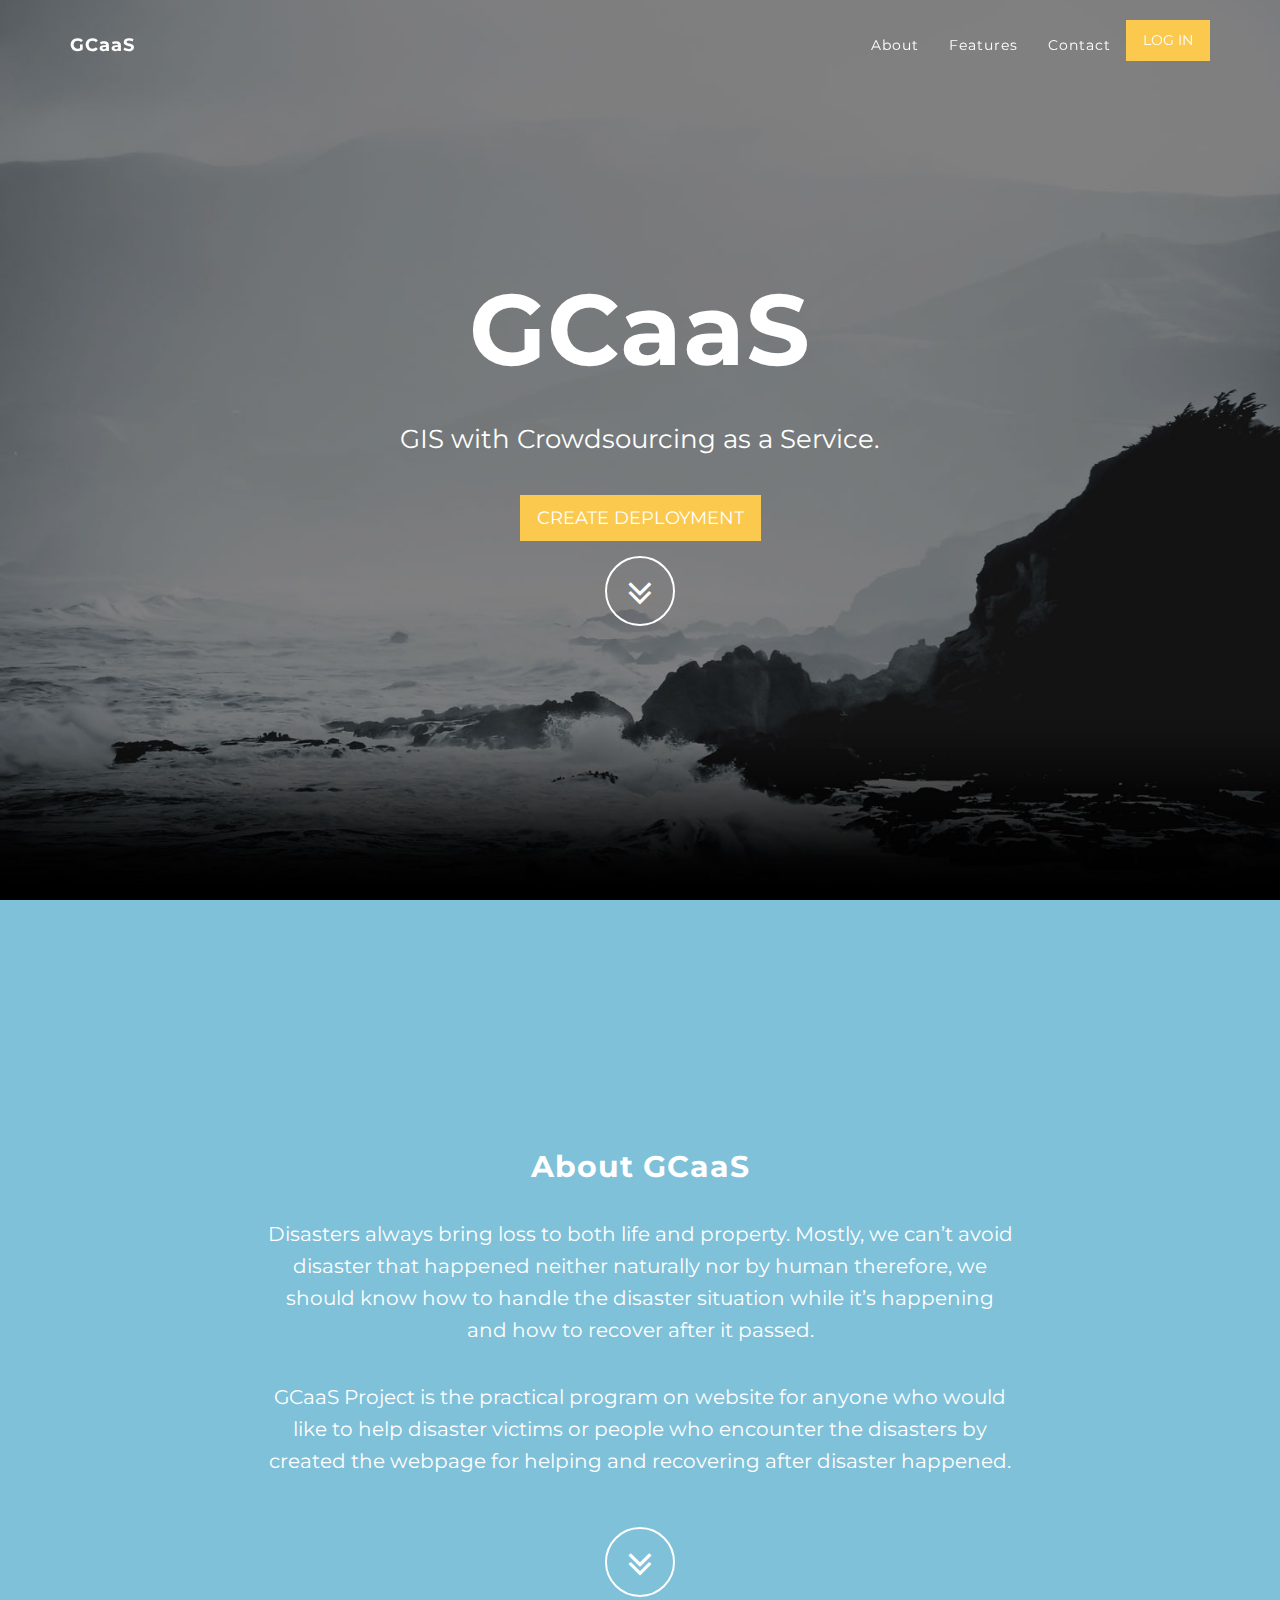
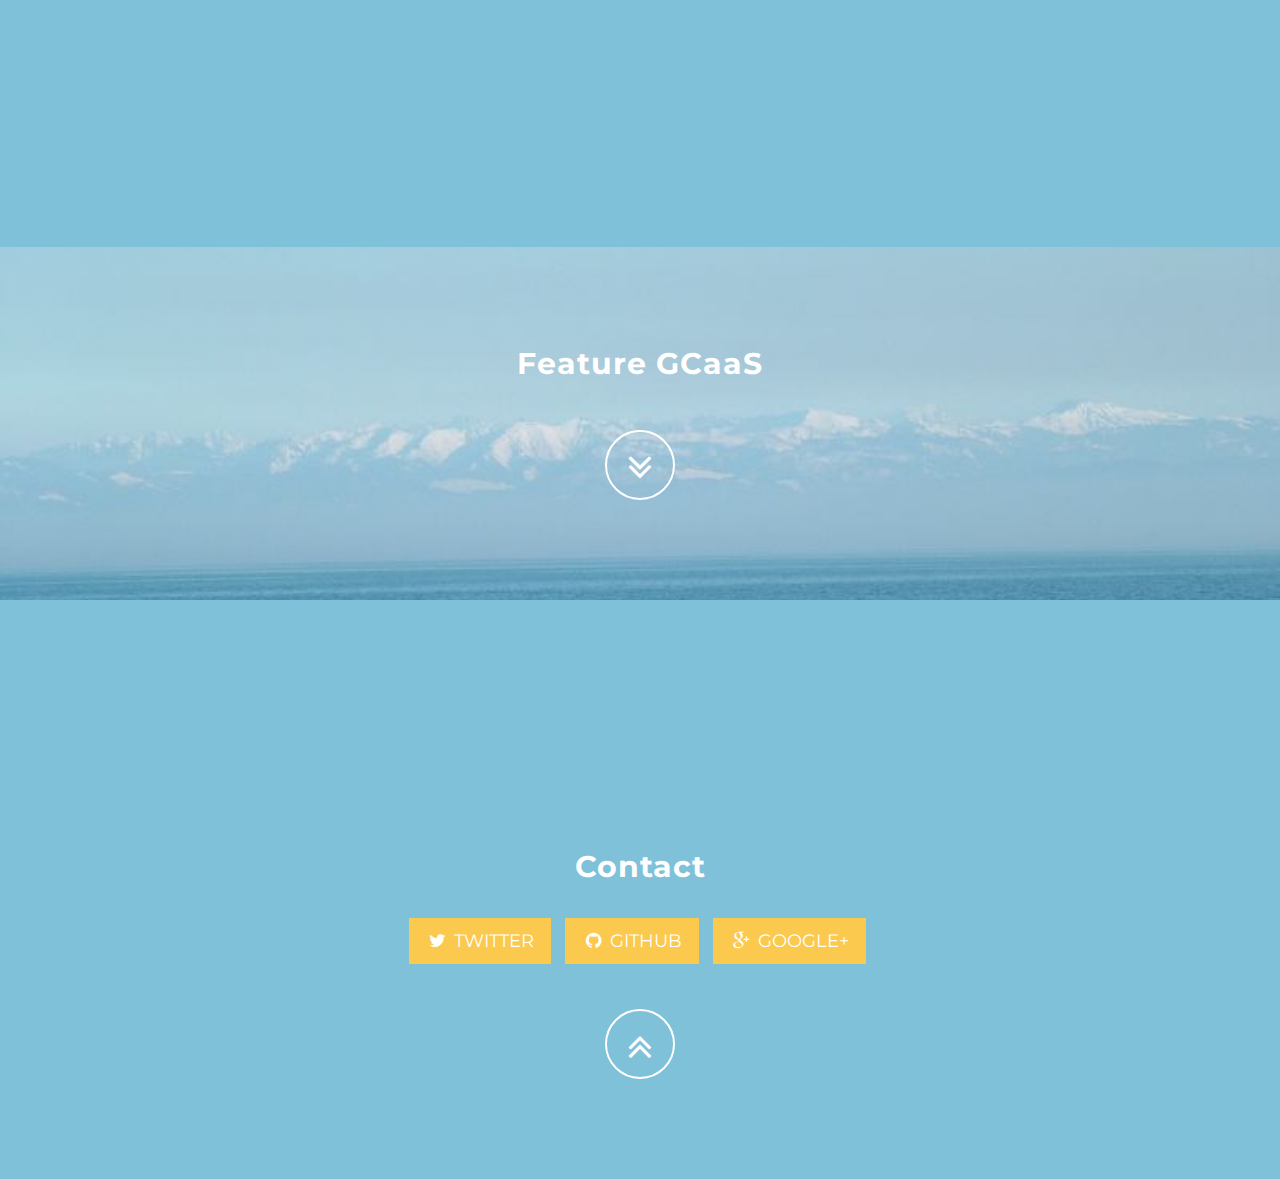
<file: index.html>
<!DOCTYPE html>
<html lang="en">

<head>

    <meta charset="utf-8"> <!-- For display webpage is correct -->
    <meta http-equiv="X-UA-Compatible" content="IE=edge"> <!-- Protect IE display error -->
    <meta name="viewport" content="width=device-width, initial-scale=1"> <!-- In case of different screen will be display suitable -->
    <meta name="description" content="">
    <meta name="author" content="">

    <title>GCaaS - HOME</title>

    <!-- Bootstrap Core CSS -->
    <link href="css/bootstrap.min.css" rel="stylesheet">

    <!-- Custom CSS -->
    <link href="css/grayscale.css" rel="stylesheet">

    <!-- Custom Fonts -->
    <link href="font-awesome/css/font-awesome.min.css" rel="stylesheet" type="text/css">
    <link href="http://fonts.googleapis.com/css?family=Lora:400,700,400italic,700italic" rel="stylesheet" type="text/css">
    <link href="http://fonts.googleapis.com/css?family=Montserrat:400,700" rel="stylesheet" type="text/css">

    <!-- HTML5 Shim and Respond.js IE8 support of HTML5 elements and media queries -->
    <!-- WARNING: Respond.js doesn't work if you view the page via file:// -->
    <!--[if lt IE 9]>
        <script src="https://oss.maxcdn.com/libs/html5shiv/3.7.0/html5shiv.js"></script>
        <script src="https://oss.maxcdn.com/libs/respond.js/1.4.2/respond.min.js"></script>
    <![endif]-->

</head>

<body id="page-top" data-spy="scroll" data-target=".navbar-fixed-top">

    <!-- Navigation -->
    <nav class="navbar navbar-custom navbar-fixed-top" role="navigation">
        <div class="container">
            <div class="navbar-header">
                <button type="button" class="navbar-toggle" data-toggle="collapse" data-target=".navbar-main-collapse">
                    <i class="fa fa-bars"></i>
                </button>
                <a class="navbar-brand page-scroll" href="#page-top">
                    GCaaS
                </a>
            </div>

            <!-- Collect the nav links, forms, and other content for toggling -->
            <div class="collapse navbar-collapse navbar-right navbar-main-collapse">
                <ul class="nav navbar-nav">
                    <!-- Hidden li included to remove active class from about link when scrolled up past about section -->
                    <li class="hidden">
                        <a href="#page-top"></a>
                    </li>
                    <li>
                        <a class="page-scroll" href="#about">About</a>
                    </li>
                    <li>
                        <a class="page-scroll" href="#download">Features</a>
                    </li>
                    <li>
                        <a class="page-scroll" href="#contact">Contact</a>
                    </li>
                    <li>
                      <button type="button" class="btn btn-default btn-lg" data-toggle="modal" data-target="#login" style="font-size:14px;">Log in</button><br>
                    </li>
                </ul>
            </div>
            <!-- /.navbar-collapse -->
        </div>
        <!-- /.container -->
    </nav>

    <!-- Intro Header -->
    <header class="intro">
        <div class="intro-body">
            <div class="container">
                <div class="row">
                    <div class="col-md-8 col-md-offset-2">
                        <h1 class="brand-heading" style="font-family:Montserrat;">GCaaS</h1>
                        <p class="intro-text">GIS with Crowdsourcing as a Service.</p>
                        <a class="btn btn-default btn-lg" href="creatDeploy.html">Create Deployment</a><br>
                        <a href="#about" class="btn btn-circle page-scroll">
                            <i class="fa fa-angle-double-down animated"></i>
                        </a>
                    </div>
                </div>
            </div>
        </div>
    </header>

    <!-- About Section -->
    <section id="about" class="container content-section text-center">
        <div class="row">
            <div class="col-lg-8 col-lg-offset-2">
                <h2>About GCaaS</h2>
                <p>Disasters always bring loss to both life and property. Mostly, we can’t avoid disaster that happened neither naturally nor by human therefore, we should know how to handle the disaster situation while it’s happening and how to recover after it passed.</p>
                <p>GCaaS Project is the practical program on website for anyone who would like to help disaster victims or people who encounter the disasters by created the webpage for helping and recovering after disaster happened.</p>
                <a href="#download" class="btn btn-circle page-scroll">
                    <i class="fa fa-angle-double-down animated"></i>
                </a>
            </div>
        </div>
    </section>

    <!-- Download Section -->
    <section id="download" class="content-section text-center">
        <div class="download-section">
            <div class="container">
                <div class="col-lg-8 col-lg-offset-2">
                    <h2>Feature GCaaS</h2>
                    <!--<p>You can download Grayscale for free on the preview page at Start Bootstrap.</p>-->
                    <!--<a href="http://startbootstrap.com/template-overviews/grayscale/" class="btn btn-default btn-lg">Visit Download Page</a><br>-->
                    <a href="#contact" class="btn btn-circle page-scroll">
                        <i class="fa fa-angle-double-down animated"></i>
                    </a>
                </div>
            </div>
        </div>
    </section>

    <!-- Contact Section -->
    <section id="contact" class="container content-section text-center">
        <div class="row">
            <div class="col-lg-8 col-lg-offset-2">
                <h2>Contact</h2>
                <!--<p>Feel free to email us to provide some feedback on our templates, give us suggestions for new templates and themes, or to just say hello!</p>-->
                <!--<p><a href="mailto:feedback@startbootstrap.com">feedback@startbootstrap.com</a>-->
                </p>
                <ul class="list-inline banner-social-buttons">
                    <li>
                        <a href="https://twitter.com/SBootstrap" class="btn btn-default btn-lg"><i class="fa fa-twitter fa-fw"></i> <span class="network-name">Twitter</span></a>
                    </li>
                    <li>
                        <a href="https://github.com/IronSummitMedia/startbootstrap" class="btn btn-default btn-lg"><i class="fa fa-github fa-fw"></i> <span class="network-name">Github</span></a>
                    </li>
                    <li>
                        <a href="https://plus.google.com/+Startbootstrap/posts" class="btn btn-default btn-lg"><i class="fa fa-google-plus fa-fw"></i> <span class="network-name">Google+</span></a>
                    </li>
                </ul><br>
                <a href="#page-top" class="btn btn-circle page-scroll">
                    <i class="fa fa-angle-double-up animated"></i>
                </a>
            </div>
            </div>
        </div>
    </section>

    <!-- Modal Login form-->
    <div class="modal fade" id="login" tabindex="-1" data-focus-on="input:first" role="dialog">
        <div class="modal-dialog">
            <!-- Modal content-->
            <div class="modal-content">
                <div class="text-center" style="padding:50px 30px 50px 30px;color: #333333">
                    <div class="modal-header">
                        <!--<button type="button" class="close" data-dismiss="modal" aria-hidden="true">×</button>-->
                        <button type="button" class="close" data-dismiss="modal">&times;</button>
                        <h1>Log in</h1>
                    </div>
                    <!-- Main Form -->
                    <div class="modal-body login-form-1">
                        <form id="login-form" class="text-left">
                            <div class="login-form-main-message"></div>
                            <div class="main-login-form">
                                <div class="login-group">
                                    <div class="form-group">
                                        <label for="lg_username" class="sr-only">Username</label>
                                        <input type="text" class="form-control" id="lg_username" name="lg_username" placeholder="username" required autofocus>
                                    </div>
                                    <div class="form-group">
                                        <label for="lg_password" class="sr-only">Password</label>
                                        <input type="password" class="form-control" id="lg_password" name="lg_password" placeholder="password" required>
                                    </div>
                                    <!--<div class="form-group login-group-checkbox">-->
                                        <!--<input type="checkbox" id="lg_remember" name="lg_remember">-->
                                        <!--<label for="lg_remember">remember</label>-->
                                    <!--</div>-->
                                </div>
                                <input type="submit" class="btn btn-default btn-block" value="Submit">
                                <!--<button type="submit" class="login-button"><i class="fa fa-chevron-right"></i></button>-->
                            </div>
                        </form>
                    </div>
                    <div class="modal-footer">
                        <a data-toggle="modal" href="#forgot"><br>forgot your password?</a>
                        <a data-toggle="modal" href="#register"><br>create new account.</a>
                    </div>
                    <!-- end:Main Form -->
                </div>
            </div>
        </div>
    </div>

    <!--Modal Forgot form-->
    <div class="modal fade" id="forgot" tabindex="-1" data-focus-on="input:first" role="dialog">
        <div class="modal-dialog">
            <!-- Modal content-->
            <div class="modal-content">
                <div class="text-center" style="padding:50px 30px 50px 30px;color: #333333">
                    <!-- FORGOT PASSWORD FORM -->
                    <div class="text-center">
                        <div class="modal-header">
                            <button type="button" class="close" data-dismiss="modal">&times;</button>
                            <h1>forgot password</h1>
                        </div>
                        <!-- Main Form -->
                        <div class="modal-body login-form-1">
                            <form id="forgot-password-form" class="text-left">
                                <div class="etc-login-form">
                                    <p>When you fill in your registered email address, you will be sent instructions on how to reset your password.</p>
                                </div>
                                <div class="login-form-main-message"></div>
                                <div class="main-login-form">
                                    <div class="login-group">
                                        <div class="form-group">
                                            <label for="fp_email" class="sr-only">Email address</label>
                                            <input type="text" class="form-control" id="fp_email" name="fp_email" placeholder="email address">
                                        </div>
                                    </div>
                                    <input type="submit" class="btn btn-default btn-block" value="Submit">
                                </div>
                            </form>
                        </div>
                        <div class="modal-footer">
                            <!--<p>already have an account? <a href="#">login here</a></p>-->
                            <a data-toggle="modal" href="#register">create new account.</a>
                        </div>
                        <!-- end:Main Form -->
                    </div>
                </div>
            </div>
        </div>
    </div>

    <!--Modal Register form-->
    <div class="modal fade" id="register" tabindex="-1" data-focus-on="input:first" role="dialog">
        <div class="modal-dialog">
            <!-- Modal content-->
            <div class="modal-content">
                <div class="text-center" style="padding:50px 30px 50px 30px;color: #333333">
                    <!--REGISTRATION FORM -->
                    <div class="text-center">
                        <div class="modal-header">
                            <button type="button" class="close" data-dismiss="modal">&times;</button>
                            <h1>register</h1>
                        </div>
                        <!-- Main Form -->
                        <div class="modal-body login-form-1">
                            <form id="register-form" class="text-left">
                                <div class="login-form-main-message"></div>
                                <div class="main-login-form">
                                    <div class="login-group">
                                        <div class="form-group">
                                            <label for="reg_username" class="sr-only">Email address</label>
                                            <input type="text" class="form-control" id="reg_username" name="reg_username" placeholder="username">
                                        </div>
                                        <div class="form-group">
                                            <label for="reg_password" class="sr-only">Password</label>
                                            <input type="password" class="form-control" id="reg_password" name="reg_password" placeholder="password">
                                        </div>
                                        <div class="form-group">
                                            <label for="reg_password_confirm" class="sr-only">Password Confirm</label>
                                            <input type="password" class="form-control" id="reg_password_confirm" name="reg_password_confirm" placeholder="confirm password">
                                        </div>

                                        <div class="form-group">
                                            <label for="reg_firstname" class="sr-only">First Name</label>
                                            <input type="text" class="form-control" id="reg_firstname" name="reg_firstname" placeholder="first name">
                                        </div>
                                        <div class="form-group">
                                            <label for="reg_lastname" class="sr-only">Last Name</label>
                                            <input type="text" class="form-control" id="reg_lastname" name="reg_lastname" placeholder="last name">
                                        </div>
                                        <div class="form-group">
                                            <label for="reg_email" class="sr-only">Email</label>
                                            <input type="text" class="form-control" id="reg_email" name="reg_email" placeholder="e-mail">
                                        </div>
                                        <div class="form-group">
                                            <label for="reg_tel" class="sr-only">Email</label>
                                            <input type="text" class="form-control" id="reg_tel" name="reg_tel" placeholder="tel.">
                                        </div>
                                        <div class="form-group login-group-checkbox">
                                            <input type="checkbox" class="" id="reg_agree" name="reg_agree" disabled>
                                            <label for="reg_agree">i agree with <a href="#">terms</a></label>
                                        </div>
                                    </div>
                                    <input type="submit" class="btn btn-default btn-block" value="Submit">
                                </div>
                            </form>
                        </div>
                        <!--<div class="modal-footer">-->
                            <!--<a data-toggle="modal" href="#login">already have an account? login here</a>-->
                        <!--</div>-->
                        <!-- end:Main Form -->
                    </div>
                </div>
            </div>
        </div>
    </div>

    <!-- Footer -->
    <footer>
        <div class="container text-center">
            <!--<p>Copyright &copy; Your Website 2014</p>-->
        </div>
    </footer>

    <!-- jQuery -->
    <script src="js/jquery.js"></script>

    <!-- Bootstrap Core JavaScript -->
    <script src="js/bootstrap.min.js"></script>

    <!-- Plugin JavaScript -->
    <script src="js/jquery.easing.min.js"></script>

    <!-- Google Maps API Key - Use your own API key to enable the map feature. More information on the Google Maps API can be found at https://developers.google.com/maps/ -->
    <!-- <script type="text/javascript" src="https://maps.googleapis.com/maps/api/js?key=AIzaSyCRngKslUGJTlibkQ3FkfTxj3Xss1UlZDA&sensor=false"></script> -->

    <!-- Custom Theme JavaScript -->
    <script src="js/grayscale.js"></script>

</body>

</html>
</file>
<file: css/grayscale.css>
/*!
 * Start Bootstrap - Grayscale Bootstrap Theme (http://startbootstrap.com)
 * Code licensed under the Apache License v2.0.
 * For details, see http://www.apache.org/licenses/LICENSE-2.0.
 */





@font-face {
    font-family: 'montserratregular';
    src: url('../font/montserrat-regular-webfont.eot');
    src: url('../font/montserrat-regular-webfont.eot?#iefix') format('embedded-opentype'),
    /*url('../font/montserrat-regular-webfont.woff2') format('woff2'),*/
    url('../font/montserrat-regular-webfont.woff') format('woff'),
    url('../font/montserrat-regular-webfont.ttf') format('truetype'),
    url('../font/montserrat-regular-webfont.svg#montserratregular') format('svg');
    font-weight: normal;
    font-style: normal;

}

body {
    width: 100%;
    height: 100%;
    font-family: Montserrat,Lora,"Helvetica Neue",Helvetica,Arial,sans-serif;
    color: #fff;
    /*background-color: #000;*/
    background-color: #7fc1d9;
}

html {
    width: 100%;
    height: 100%;
}

h1,
h2,
h3,
h4,
h5,
h6 {
    margin: 0 0 35px;
    /*text-transform: uppercase;*/
    font-family: Montserrat,"Helvetica Neue",Helvetica,Arial,sans-serif;
    font-weight: 700;
    letter-spacing: 1px;
}

p {
    margin: 0 0 25px;
    font-size: 18px;
    line-height: 1.5;
}

@media(min-width:768px) {
    p {
        margin: 0 0 35px;
        font-size: 20px;
        line-height: 1.6;
    }
}

a {
    color: #42dca3;
    -webkit-transition: all .2s ease-in-out;
    -moz-transition: all .2s ease-in-out;
    transition: all .2s ease-in-out;
}

a:hover,
a:focus {
    text-decoration: none;
    color: #1d9b6c;
}

.light {
    font-weight: 400;
}

.navbar-custom {
    margin-bottom: 0;
    border-bottom: 1px solid rgba(255,255,255,.3);
    /*text-transform: uppercase;*/
    font-family: Montserrat,"Helvetica Neue",Helvetica,Arial,sans-serif;
    background-color: #35819E;
}

.navbar-custom .navbar-brand {
    font-weight: 700;
}

.navbar-custom .navbar-brand:focus {
    outline: 0;
}

.navbar-custom .navbar-brand .navbar-toggle {
    padding: 4px 6px;
    font-size: 16px;
    color: #fff;
}

.navbar-custom .navbar-brand .navbar-toggle:focus,
.navbar-custom .navbar-brand .navbar-toggle:active {
    outline: 0;
}

.navbar-custom a {
    color: #fff;
}

.navbar-custom .nav li a {
    -webkit-transition: background .3s ease-in-out;
    -moz-transition: background .3s ease-in-out;
    transition: background .3s ease-in-out;
}

.navbar-custom .nav li a:hover {
    outline: 0;
    color: rgba(255,255,255,.8);
    background-color: transparent;
}

.navbar-custom .nav li a:focus,
.navbar-custom .nav li a:active {
    outline: 0;
    background-color: transparent;
}

.navbar-custom .nav li.active {
    outline: 0;
}

.navbar-custom .nav li.active a {
    background-color: rgba(255,255,255,.3);
}

.navbar-custom .nav li.active a:hover {
    color: #fff;
}

@media(min-width:768px) {
    .navbar-custom {
        padding: 20px 0;
        border-bottom: 0;
        letter-spacing: 1px;
        background: 0 0;
        -webkit-transition: background .5s ease-in-out,padding .5s ease-in-out;
        -moz-transition: background .5s ease-in-out,padding .5s ease-in-out;
        transition: background .5s ease-in-out,padding .5s ease-in-out;
    }

    .navbar-custom.top-nav-collapse {
        padding: 0;
        border-bottom: 1px solid rgba(255,255,255,.3);
        /*background: #000;*/
        background: #35819E;
    }
}

.intro {
    display: table;
    width: 100%;
    height: auto;
    padding: 100px 0;
    text-align: center;
    color: #fff;
    background: url(../img/intro-bg.jpg) no-repeat bottom center scroll;
    /*background-color: #000;*/
    background-color: #018EF9;
    -webkit-background-size: cover;
    -moz-background-size: cover;
    background-size: cover;
    -o-background-size: cover;
}

.intro-table {
    display: table;
    width: 100%;
    height: auto;
    padding: 100px 0;
    text-align: left;
    color: #fff;
    /*background: url(../img/intro-bg.jpg) no-repeat bottom center scroll;*/
    background-color: #000;
    /*-webkit-background-size: cover;*/
    /*-moz-background-size: cover;*/
    /*background-size: cover;*/
    /*-o-background-size: cover;*/
}

.intro .intro-body {
    display: table-cell;
    vertical-align: middle;
}

.intro .intro-body .brand-heading {
    font-size: 40px;
}

.intro .intro-body .intro-text {
    font-size: 18px;
}

@media(min-width:768px) {
    .intro {
        height: 100%;
        padding: 0;
    }

    .intro .intro-body .brand-heading {
        font-size: 100px;
    }

    .intro .intro-body .intro-text {
        font-size: 26px;
    }
}

.btn-circle {
    width: 70px;
    height: 70px;
    margin-top: 15px;
    padding: 7px 16px;
    border: 2px solid #fff;
    border-radius: 100%!important;
    font-size: 40px;
    color: #fff;
    background: 0 0;
    -webkit-transition: background .3s ease-in-out;
    -moz-transition: background .3s ease-in-out;
    transition: background .3s ease-in-out;
}

.btn-circle:hover,
.btn-circle:focus {
    outline: 0;
    color: #fff;
    background: rgba(255,255,255,.1);
}

.btn-circle i.animated {
    -webkit-transition-property: -webkit-transform;
    -webkit-transition-duration: 1s;
    -moz-transition-property: -moz-transform;
    -moz-transition-duration: 1s;
}

.btn-circle:hover i.animated {
    -webkit-animation-name: pulse;
    -moz-animation-name: pulse;
    -webkit-animation-duration: 1.5s;
    -moz-animation-duration: 1.5s;
    -webkit-animation-iteration-count: infinite;
    -moz-animation-iteration-count: infinite;
    -webkit-animation-timing-function: linear;
    -moz-animation-timing-function: linear;
}

@-webkit-keyframes pulse {    
    0% {
        -webkit-transform: scale(1);
        transform: scale(1);
    }

    50% {
        -webkit-transform: scale(1.2);
        transform: scale(1.2);
    }

    100% {
        -webkit-transform: scale(1);
        transform: scale(1);
    }
}

@-moz-keyframes pulse {    
    0% {
        -moz-transform: scale(1);
        transform: scale(1);
    }

    50% {
        -moz-transform: scale(1.2);
        transform: scale(1.2);
    }

    100% {
        -moz-transform: scale(1);
        transform: scale(1);
    }
}

.content-section {
    padding-top: 100px;
}

.download-section {
    width: 100%;
    padding: 50px 0;
    color: #fff;
    background: url(../img/downloads-bg.jpg) no-repeat center center scroll;
    background-color: #000;
    -webkit-background-size: cover;
    -moz-background-size: cover;
    background-size: cover;
    -o-background-size: cover;
}

#map {
    width: 100%;
    height: 200px;
    /*margin-top: 100px;*/
}

@media(min-width:767px) {
    .content-section {
        padding-top: 250px;
    }

    .download-section {
        padding: 100px 0;
    }

    #map {
        height: 400px;
        /*margin-top: 250px;*/
    }
}

.btn {
    border-radius: 0;
    text-transform: uppercase;
    font-family: Montserrat,"Helvetica Neue",Helvetica,Arial,sans-serif;
    font-weight: 400;
    -webkit-transition: all .3s ease-in-out;
    -moz-transition: all .3s ease-in-out;
    transition: all .3s ease-in-out;
}

.btn-default {
    /*border: 1px solid #42dca3;*/
    /*color: #42dca3;*/
    border: 1px solid #FBC94E;
    color: #FFFFFF;
    /*background-color: transparent;*/
    background-color: #FBC94E;
}

.btn-default:hover,
.btn-default:focus {
    border: 1px solid #e7402d;
    outline: 0;
    color: #000;
    background-color: #FBC94E;
}

ul.banner-social-buttons {
    margin-top: 0;
}

@media(max-width:1199px) {
    ul.banner-social-buttons {
        margin-top: 15px;
    }
}

@media(max-width:767px) {
    ul.banner-social-buttons li {
        display: block;
        margin-bottom: 20px;
        padding: 0;
    }

    ul.banner-social-buttons li:last-child {
        margin-bottom: 0;
    }
}

footer {
    padding: 50px 0;
}

footer p {
    margin: 0;
}

::-moz-selection {
    text-shadow: none;
    background: #fcfcfc;
    background: rgba(255,255,255,.2);
}

::selection {
    text-shadow: none;
    background: #fcfcfc;
    background: rgba(255,255,255,.2);
}

img::selection {
    background: 0 0;
}

img::-moz-selection {
    background: 0 0;
}

body {
    webkit-tap-highlight-color: rgba(255,255,255,.2);
}
</file>
